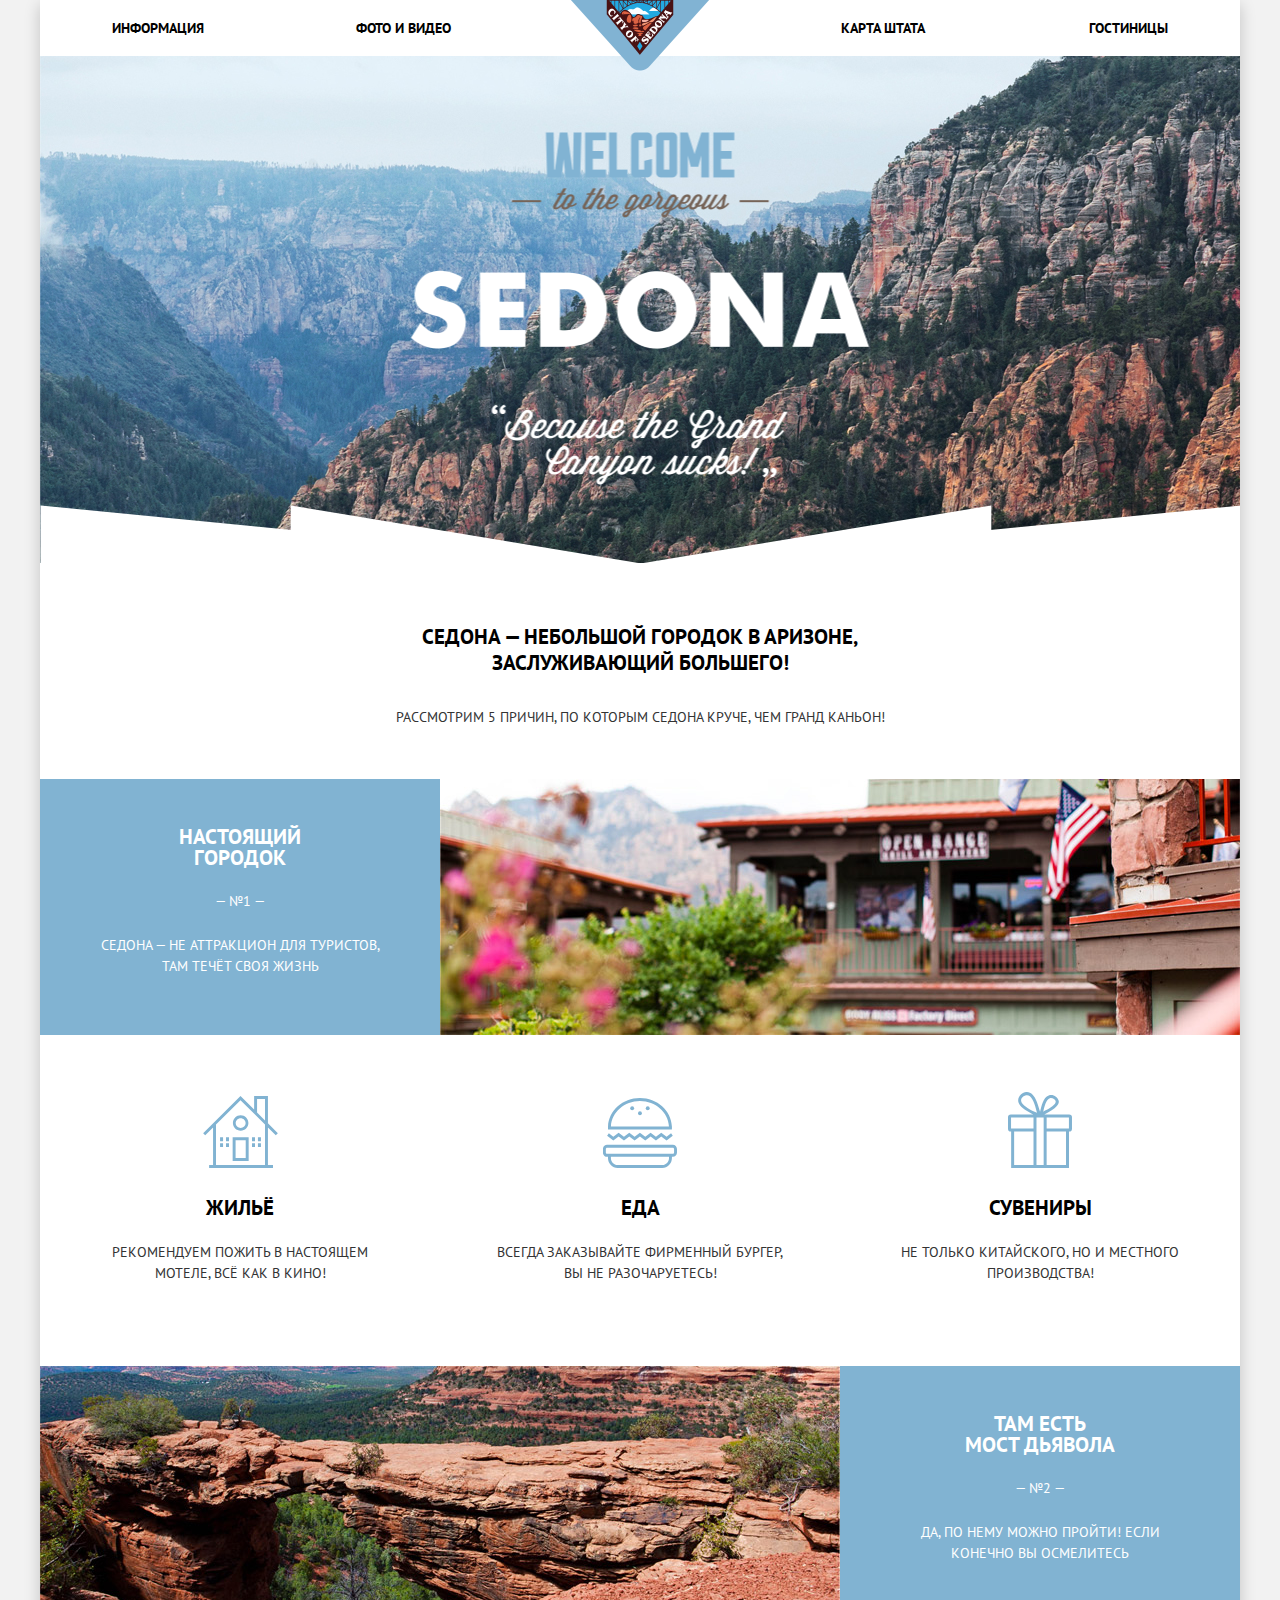
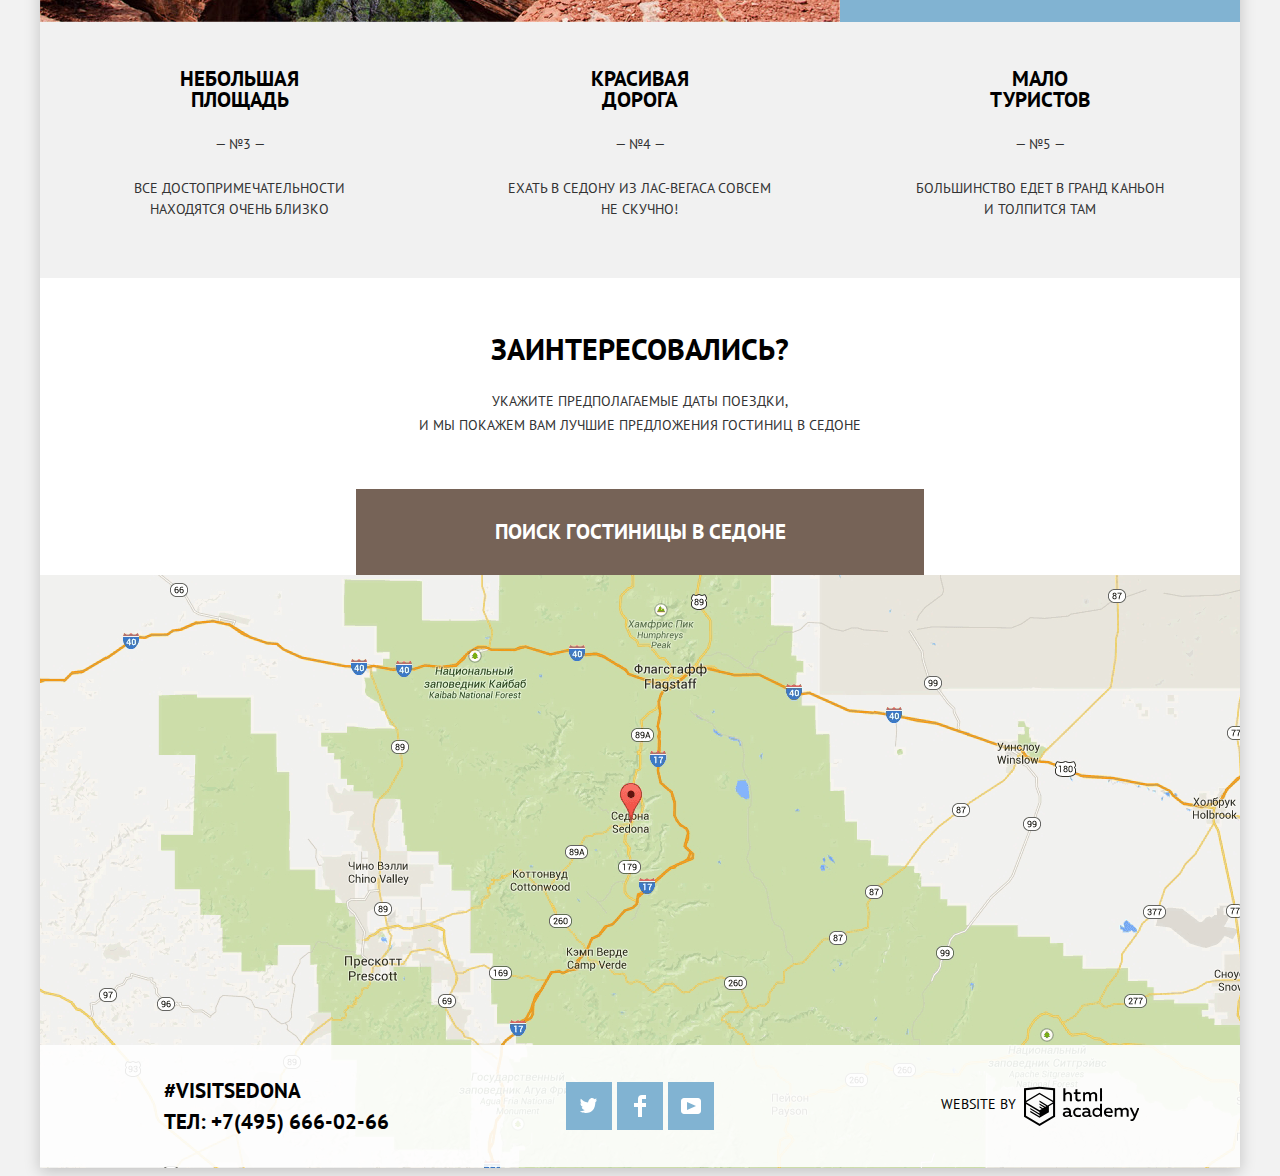
<file: index.html>
<!DOCTYPE html>
<html lang="ru">
  <head>
    <meta charset="UTF-8">
    <title>Главная</title> 
    <link href="css/normalize.css" rel="stylesheet">
    <link href="css/style.min.css" rel="stylesheet">
    <link href="https://fonts.googleapis.com/css?family=PT+Sans:400,700&subset=latin,cyrillic" rel="stylesheet"> 
  </head>
  <body>
	<div class="page-wrapper">
        <header class="page-header">
            <nav class="navigation">
                <a href="index.html" class="logo">
                    <img src="img/logo.png" width="140" height="71" alt="Логотип">
                </a>
                <ul class="navigation-list">
                    <li class="navigation-item"><a href="#" aria-label="Информация">Информация</a></li>
                    <li class="navigation-item"><a href="#" aria-label="Фото и видео">Фото и Видео</a></li>
                    <li class="navigation-item"><a href="#" aria-label="Карта штата">Карта штата</a></li>
                    <li class="navigation-item"><a href="catalog.html" aria-label="Гостиницы">Гостиницы</a></li>
                </ul>
            </nav>
        </header>

        <main class="page-content">
            <section class="promo">
                <h1 class="visually-hidden">Седона</h1>
                <div class="promo-picture">
                    <img src="img/welcome.png" width="459" height="353" alt="Добро пожаловать">
                </div>
                <div class="promo-wrapper">
                    <p class="promo-caption">
                        Седона — небольшой городок в Аризоне, заслуживающий большего!
                    </p>
                    <p class="promo-reasons">
                        Рассмотрим 5 причин, по которым Седона круче, чем гранд каньон!
                    </p>
                </div>
            </section>

			<section class="features-list">
				<div class="feature-row-image">
				  <div class="feature-item">
					<h2>Настоящий<br>городок</h2>
					<p>— №1 —</p>
					<p>Седона — не аттракцион для туристов, там течёт своя жизнь</p>
				  </div>
				   <img src="img/realtown.jpg" width="800" height="256" alt="Город Седона">
				</div>
			
				<div class="feature-row-icons">
				  <div class="feature-item">
					<h2 class="feature-icon feature-icon-accomodation">Жильё</h2>
					<p>Рекомендуем пожить в настоящем мотеле, всё как в кино!</p>
				  </div>
			
				  <div class="feature-item">
					<h2 class="feature-icon feature-icon-food">Еда</h2>
					<p>Всегда заказывайте фирменный бургер, вы не разочаруетесь!</p>
				  </div>
			
				  <div class="feature-item">
					<h2 class="feature-icon feature-icon-souvenir">Сувениры</h2>
					<p>Не только китайского, но и местного производства!</p>
				  </div>
				</div>

				<div class="feature-row-image">
					<img src="img/dewils_bridge.jpg" width="800" height="256" alt="Красные скалы Седоны">
					<div class="feature-item">
					  <h2>Там есть<br>Мост дьявола</h2>
					  <p>— №2 —</p>
					  <p>Да, по нему можно пройти! Если конечно вы осмелитесь</p>
					</div>
				  </div>
			</section>
			<section class="content__footer info-footer">
				<div class="info-footer__S">
					<h2 class="info-footer__title">Небольшая площадь</h2>
					<p class="info-footer__hr">— №3 —</p>
					<p class="info-footer__desc">Все достопримечательности находятся очень близко</p>
				</div>
				<div class="info-footer__road">
					<h2 class="info-footer__title">Красивая дорога</h2>
					<p class="info-footer__hr">— №4 —</p>
					<p class="info-footer__desc">Ехать в&nbsp;Седону из&nbsp;Лас-Вегаса совсем не&nbsp;скучно!</p>				
				</div>
				<div class="info-footer__tourist">
					<h2 class="info-footer__title">Мало туристов</h2>
					<p class="info-footer__hr">— №5 —</p>
					<p class="info-footer__desc">Большинство едет в&nbsp;Гранд Каньон и&nbsp;толпится там</p>
				</div>
			</section>

			<section class="offers">
                <div class="question">
                    <h2>Заинтересовались?</h2>
                    <p>Укажите предполагаемые даты поездки,<br>
                       и мы покажем вам лучшие предложения гостиниц в седоне</p>
                </div>
                <button type="button" class="offers-button" aria-label="Поиск гостиницы">Поиск гостиницы в седоне</button>
                <div class="form-wrap form-show">
                    <form action="https://echo.htmlacademy.ru" method="post" class="form">
						<div class="form-line">
							<label class="date-check-in" for="date-check-in">Дата заезда:</label>
							<input type="text" id="date-check-in" name="date-check-in" placeholder="24 апреля 2017"/> 
							<button class="icon-calendar-button" type="button" aria-label="Выбор даты">
							  <svg xmlns="http://www.w3.org/2000/svg" width="21" height="22" viewBox="0 0 21 22">
								<path fill="#a9a9a9" d="M19.251 2.025h-2.845V.648c0-.381-.294-.689-.656-.689-.363 0-.656.308-.656.689v1.377h-3.938V.648c0-.381-.294-.689-.655-.689-.363 0-.657.308-.657.689v1.377H5.906V.648c0-.381-.294-.689-.656-.689-.363 0-.657.308-.657.689v1.377H1.75C.784 2.025 0 2.847 0 3.862v16.302C0 21.179.784 22 1.75 22h17.501c.966 0 1.749-.821 1.749-1.836V3.862c0-1.015-.783-1.837-1.749-1.837zm.437 18.139a.448.448 0 0 1-.437.459H1.75a.45.45 0 0 1-.438-.459V3.862a.45.45 0 0 1 .438-.459h2.844v1.378c0 .381.294.689.657.689.362 0 .656-.308.656-.689V3.403h3.938v1.378c0 .381.294.689.657.689.361 0 .655-.308.655-.689V3.403h3.938v1.378c0 .381.293.689.656.689.362 0 .656-.308.656-.689V3.403h2.845c.241 0 .437.206.437.459v16.302z"/><path fill="#a9a9a9" d="M4.594 8.225h2.625v2.066H4.594zM4.594 11.668h2.625v2.067H4.594zM4.594 15.112h2.625v2.066H4.594zM9.188 15.112h2.625v2.066H9.188zM9.188 11.668h2.625v2.067H9.188zM9.188 8.225h2.625v2.066H9.188zM13.781 15.112h2.625v2.066h-2.625zM13.781 11.668h2.625v2.067h-2.625zM13.781 8.225h2.625v2.066h-2.625z"/>
							  </svg>
							</button>  
						  </div>
						  <div class="form-line">
							<label class="date-check-out" for="date-check-out">Дата выезда:</label>
							<input type="text" id="date-check-out" name="date-check-out" placeholder="4 июля 2017" value=""/> 
							<button class="icon-calendar-button" type="button" aria-label="Выбор даты">
							  <svg xmlns="http://www.w3.org/2000/svg" width="21" height="22" viewBox="0 0 21 22"><path fill="#a9a9a9" d="M19.251 2.025h-2.845V.648c0-.381-.294-.689-.656-.689-.363 0-.656.308-.656.689v1.377h-3.938V.648c0-.381-.294-.689-.655-.689-.363 0-.657.308-.657.689v1.377H5.906V.648c0-.381-.294-.689-.656-.689-.363 0-.657.308-.657.689v1.377H1.75C.784 2.025 0 2.847 0 3.862v16.302C0 21.179.784 22 1.75 22h17.501c.966 0 1.749-.821 1.749-1.836V3.862c0-1.015-.783-1.837-1.749-1.837zm.437 18.139a.448.448 0 0 1-.437.459H1.75a.45.45 0 0 1-.438-.459V3.862a.45.45 0 0 1 .438-.459h2.844v1.378c0 .381.294.689.657.689.362 0 .656-.308.656-.689V3.403h3.938v1.378c0 .381.294.689.657.689.361 0 .655-.308.655-.689V3.403h3.938v1.378c0 .381.293.689.656.689.362 0 .656-.308.656-.689V3.403h2.845c.241 0 .437.206.437.459v16.302z"/><path fill="#a9a9a9" d="M4.594 8.225h2.625v2.066H4.594zM4.594 11.668h2.625v2.067H4.594zM4.594 15.112h2.625v2.066H4.594zM9.188 15.112h2.625v2.066H9.188zM9.188 11.668h2.625v2.067H9.188zM9.188 8.225h2.625v2.066H9.188zM13.781 15.112h2.625v2.066h-2.625zM13.781 11.668h2.625v2.067h-2.625zM13.781 8.225h2.625v2.066h-2.625z"/></svg>
							</button>  
						  </div>
						  <div class="form-line-amount adults"> 
							  <label for="adults">Взрослые:</label>
							  <button class="btn-minus" type="button" name="adults-minus" value="-" aria-label="Меньше"></button>
							  <input type="text" id="adults" name="adults" placeholder="2"/>
							  <button class="btn-plus" type="button" name="adults-plus" value="+" aria-label="Больше"></button>
						  </div>
						  <div class="form-line-amount children">
							  <label for="children">Дети:</label>
							  <button class="btn-minus" type="button" name="children-minus" value="-" aria-label="Меньше"></button>
							  <input type="text" id="children" name="children" placeholder="0"/>
							  <button class="btn-plus" type="button" name="children-plus" value="+" aria-label="Больше"></button>
						  </div> 
						  <button class="hotel-search-button-blue" type="submit" value="Найти">Найти</button>    
						</form>
					  </div>
					</section> 
			  
			<section class="map">
                <h2 class="visually-hidden">Карта Седоны</h2>
                <div class="image-map">
                    <img src="img/map.png" width="1200" height="593" alt="Карта Седоны">
                </div>
                <iframe class="map-link" src="https://www.google.com/maps/embed?pb=!1m18!1m12!1m3!1d18875.93149469326!2d-111.79970173798978!3d34.86802924801725!2m3!1f0!2f0!3f0!3m2!1i1024!2i768!4f13.1!3m3!1m2!1s0x872da132f942b00d%3A0x5548c523fa6c8efd!2z0KHQtdC00L7QvdCwLCDQkNGA0LjQt9C-0L3QsCA4NjMzNiwg0KHQqNCQ!5e0!3m2!1sru!2sru!4v1582268175813!5m2!1sru!2sru" width="1200" height="593" style="border:0;" allowfullscreen="" aria-label="Интерактивная карта"></iframe>
            </section>
        </main>
		
		<footer class="page-footer index-footer">
            <div class="footer-parth">
                <div class="contacts"> 
                    <span>#VISITSEDONA</span>
                    <a class="tel" aria-label="Номер">Тел: +7(495) 666-02-66</a>
                </div>
            </div>
			<div class="footer-socials">
				<ul aria-label="Социальные сети">
				  <li>
					<a class="social-button" href="#" aria-label="Twitter">
					  <svg xmlns="http://www.w3.org/2000/svg" xmlns:xlink="http://www.w3.org/1999/xlink" width="17" height="15" viewBox="0 0 17 15"><path fill="#FFF" d="M10.95.144c1.685-.496 2.984.27 3.577 1.179.673-.231 1.331-.481 2.011-.708a2.345 2.345 0 0 1-.857 1.768c.685.17 1.304-.491 1.304-.491-.169 1-1.006 1.788-1.563 2.024-.231 6.75-3.175 11.217-10.077 11.082h-.446c-.41 0-4.164-.46-4.898-1.887 2.271.196 3.893-.422 4.693-1.177-.96-.3-2.679-.477-2.979-2.95.349.106.564.228 1.19.119C1.705 8.247.374 7.53.448 5.33c.285.328 1.067.536 1.34.472C1.085 5.561-.182 2.442.894.85c1.818 1.854 3.735 3.606 7.152 3.773C8.254 2.33 9.183.793 10.95.144z"/></svg>
					</a>
				  </li>
				  <li>
					<a class="social-button" href="#" aria-label="Facebook">
					  <svg xmlns="http://www.w3.org/2000/svg" width="12" height="22" viewBox="0 0 12 22">
						<path fill="#FFF" d="M12 4V0H8a4 4 0 0 0-4 4v4H0v4h4v10h4V12h4V8H8V4h4z"/>
					  </svg>
					</a>
				  </li>
				  <li>
					<a class="social-button" href="#" aria-label="YouTube">
					  <svg xmlns="http://www.w3.org/2000/svg" xmlns:xlink="http://www.w3.org/1999/xlink" width="20" height="16" viewBox="0 0 20 16">
						<image width="20" height="16" overflow="visible"/>
						<path fill="#FFF" d="M17 0H3C1.35 0 0 1.35 0 3v10c0 1.65 1.35 3 3 3h14c1.65 0 3-1.35 3-3V3c0-1.65-1.35-3-3-3zM6.027 11.998V4.002L15.014 8l-8.987 3.998z"/>
					  </svg>
					</a>
				  </li>  
				</ul>
			  </div>
            <div class="footer-parth">
                <div class="copyright">  
                    <p>Website by</p>
                    <a class="htmlacademy-logo" href="https://htmlacademy.ru/intensive/htmlcss" target="_blank" aria-label="Сайт HTMLacademy">
                        <svg xmlns="http://www.w3.org/2000/svg" data-name="Layer 1" viewBox="0 0 113 39" width="115" height="41">
                            <path d="M46.84 28.22a2.07 2.07 0 0 0 .58-.11v1.4a3.41 3.41 0 0 1-1.24.22 1.75 1.75 0 0 1-1.75-1 5.08 5.08 0 0 1-3.3 1.13c-1.59 0-3.06-.87-3.06-2.68 0-2.24 2.08-2.93 3.9-2.93a11.63 11.63 0 0 1 2.28.26v-.31c0-1.09-.8-1.86-2.3-1.86a7.79 7.79 0 0 0-3.15.67v-1.79a10.72 10.72 0 0 1 3.35-.58c2.48 0 4 1.18 4 3.83v3.14a.57.57 0 0 0 .69.61zm-6.76-1.19a1.42 1.42 0 0 0 1.64 1.29 3.56 3.56 0 0 0 2.53-1v-1.51a10.21 10.21 0 0 0-1.9-.22c-1.1.01-2.27.35-2.27 1.45zM53.06 20.62a5.29 5.29 0 0 1 2.7.67v1.79a4.28 4.28 0 0 0-2.42-.73 2.89 2.89 0 1 0 0 5.76 5.26 5.26 0 0 0 2.55-.67v1.8a6.58 6.58 0 0 1-2.9.6 4.42 4.42 0 0 1-4.72-4.54 4.54 4.54 0 0 1 4.79-4.68zM65.84 28.22a2.07 2.07 0 0 0 .58-.11v1.4a3.41 3.41 0 0 1-1.24.22 1.75 1.75 0 0 1-1.75-1 5.08 5.08 0 0 1-3.3 1.13c-1.59 0-3.06-.87-3.06-2.68 0-2.24 2.08-2.93 3.9-2.93a11.63 11.63 0 0 1 2.28.26v-.31c0-1.09-.8-1.86-2.3-1.86a7.79 7.79 0 0 0-3.15.67v-1.79a10.72 10.72 0 0 1 3.35-.58c2.48 0 4 1.18 4 3.83v3.14a.57.57 0 0 0 .69.61zm-6.76-1.19a1.42 1.42 0 0 0 1.64 1.29 3.56 3.56 0 0 0 2.53-1v-1.51a10.21 10.21 0 0 0-1.9-.22c-1.11.01-2.27.35-2.27 1.45zM76.67 16.85v12.76h-1.76v-1.39a4.07 4.07 0 0 1-3.35 1.62 4.62 4.62 0 0 1 0-9.22 4 4 0 0 1 3.15 1.37v-5.14h2zm-4.76 5.48a2.9 2.9 0 0 0 0 5.8 3 3 0 0 0 2.79-1.84v-2.13a3.06 3.06 0 0 0-2.79-1.83zM82.99 20.62c3.48 0 4.68 2.81 4.12 5.34h-6.58c.22 1.57 1.75 2.22 3.35 2.22a6.41 6.41 0 0 0 2.77-.62v1.68a7.5 7.5 0 0 1-3.14.6c-2.68 0-5-1.53-5-4.61a4.39 4.39 0 0 1 4.48-4.61zm.09 1.62a2.39 2.39 0 0 0-2.57 2.26h4.85a2.06 2.06 0 0 0-2.28-2.26zM89.1 29.61v-8.75h1.73v1.09a4 4 0 0 1 2.92-1.33 3 3 0 0 1 2.73 1.4 4.33 4.33 0 0 1 3.06-1.4 3.21 3.21 0 0 1 3.32 3.52v5.47h-2V24.2a1.67 1.67 0 0 0-1.73-1.84 2.94 2.94 0 0 0-2.17 1.18V29.61h-2V24.2a1.67 1.67 0 0 0-1.73-1.84 3.11 3.11 0 0 0-2.32 1.35v5.91h-2zM111.47 20.86h2l-4.1 9.93c-.95 2.28-2.19 3-3.52 3a5 5 0 0 1-1.15-.15v-1.66a3 3 0 0 0 .89.13c.95 0 1.66-.67 2.17-2l.18-.44-4.16-8.82h2.13l3 6.6zM40.66 1.53v5a4 4 0 0 1 2.83-1.2A3.41 3.41 0 0 1 47.1 8.9v5.41h-2V9.15a1.9 1.9 0 0 0-2-2.1 3.08 3.08 0 0 0-2.44 1.46v5.8h-2V1.53h2zM52.43 2.42v3.12h3.17v1.71h-3.17v4c0 1.15.53 1.53 1.66 1.53a4.71 4.71 0 0 0 1.77-.35v1.68a7.14 7.14 0 0 1-2.35.38 2.68 2.68 0 0 1-3-2.88V7.23h-1.6V5.52h1.57V2.88zM58.1 14.29V5.54h1.73v1.09a4 4 0 0 1 2.92-1.33 3 3 0 0 1 2.73 1.4 4.33 4.33 0 0 1 3.06-1.4 3.21 3.21 0 0 1 3.32 3.52v5.47h-2V8.88a1.67 1.67 0 0 0-1.73-1.84 2.94 2.94 0 0 0-2.17 1.18V14.29h-2V8.88a1.67 1.67 0 0 0-1.73-1.84 3.11 3.11 0 0 0-2.32 1.35v5.91h-2zM74.72 1.52h1.95v12.76h-1.95zM15.44.02h-.16L0 1.62v28l15.28 9.09 15.28-9.09v-28zm13.12 28.45l-13.28 7.9L2 28.47V16.99l13.22 7.87v1.43l-9.07-5.4v1.38l9.11 5.47v1.46l-9.1-5.42v1.38l9.11 5.47 9.19-5.5V19.22l4.1-2.45v11.67zm0-13.16l-3.65 2.14-1.68 1-8-4.76v1.38l6.84 4.07h-.06l-.15.09-1 .57-5.64-3.36v1.38l4.45 2.65-1.05.7-3.36-2v1.38l2.21 1.3-2.25 1.35-13.16-7.82 13.17-7.92zm0-1.39L15.21 6.05l-13.2 7.86V3.41l13.28-1.39 13.28 1.39v10.51z"/>
                        </svg>
                    </a>
                </div>
            </div>
        </footer>
    </div>

    <script src="js/script.min.js"></script>

</body>

</html>
</file>
<file: css/style.min.css>
@keyframes emergence{0%{transform:scaleY(0) translateX(-50%)}to{transform:scaleY(1) translateX(-50%)}}@font-face{font-family:"PT Sans";font-weight:400;src:url(../fonts/ptsans.woff2) format("woff2"),url(../fonts/ptsans.woff) format("woff")}@font-face{font-family:"PT Sans";font-weight:800;src:url(../fonts/ptsansbold.woff2) format("woff2"),url(../fonts/ptsansbold.woff) format("woff")}a,body{color:#000}body{font-family:"PT Sans",Arial,sans-serif;font-size:14px;font-weight:400;line-height:1.86;text-transform:uppercase;background-color:#f2f2f2}.page-wrapper{position:relative;width:1200px;margin:0 auto;background-color:#fff;box-shadow:0 5px 15px rgba(0,1,1,.2)}.page-header{min-height:56px}a{text-decoration:none}.visually-hidden{position:absolute;overflow:hidden;clip:rect(0 0 0 0);width:1px;height:1px;margin:-1px;padding:0;border:0;white-space:nowrap}.advantages,.filters-arrow,.filters-list,.navigation-list,.reasons-list,.results-list,.socials-list{padding:0;list-style-type:none}.name a:focus,.name a:hover,.navigation-item a:focus:not(.current),.navigation-item a:hover:not(.current),.socials-item a:focus,.socials-item a:hover{color:#81b3d2}.name a:active,.navigation-item a:active:not(.current),.socials-item a:active{color:rgba(0,0,0,.3)}.current{color:#766357}.navigation{position:relative}.navigation ul{display:flex;margin:0;padding:0 72px}.logo{position:absolute;z-index:1;margin-left:50%;transform:translateX(-50%)}.navigation-item{width:25%;margin:0;padding:15px 0;font-weight:700}.navigation-item:last-child,.navigation-item:nth-child(3){text-align:right}.navigation-item:nth-child(3){margin-left:82px}.promo{position:relative;display:flex;flex-direction:column;box-sizing:content-box;background-color:#000;background-image:url(../img/polygon.png),url(../img/background_photo.jpg);background-repeat:no-repeat;background-position:0 449px,0 -80px}.promo-picture img{position:relative;margin:0 0 0 50%;padding-top:76px;padding-bottom:70px;transform:translateX(-50%)}.promo-wrapper{width:1200px;height:216px;background-color:#fff}.promo-caption{width:440px;margin-top:61px;margin-left:380px;font-size:21px;font-weight:700;line-height:1.24;text-align:center}.promo-reasons{margin-top:28px;text-align:center;color:#333}.filter-range{color:#fff;text-transform:uppercase;padding-bottom:7px;margin-bottom:5px}.filter-range-title{margin-bottom:9px;font-weight:600;font-size:16px;line-height:21px}.price-controls{height:32px;width:314px;margin-bottom:20px;font-size:0;border:2px solid #fff;border-radius:2px;position:relative}.price-controls::after{content:"";position:absolute;top:50%;left:50%;width:2px;height:22px;-webkit-transform:translate(-50%,-50%);-ms-transform:translate(-50%,-50%);transform:translate(-50%,-50%);background:#fff}.price-controls label{font:inherit;display:inline-block;font-size:14px;line-height:32px;vertical-align:top;cursor:pointer}.price-controls .max-price,.price-controls .min-price{width:98px;padding-left:47px}.price-controls input{width:50px;margin:0;color:inherit;background:0 0;border:0}.prices__title{margin-bottom:9px;font-weight:600;font-size:16px;line-height:21px}.prices__range{height:1px}.range-controls{position:relative;margin-bottom:32px}.range-controls .scale{height:2px;background-color:rgba(255,255,255,.3)}.range-controls .bar{width:80%;height:2px;background-color:#fff}.btn-transparent{display:block;margin:0 auto 0 82px;padding:6px 34px;font-size:14px;line-height:20px;cursor:pointer;text-transform:uppercase;color:#fff;border:2px solid #fff;border-radius:2px;background:0 0}.btn-transparent:hover{color:#000;background-color:#fff}.header__wrapper{width:100%;padding:60px 0 51px}.wrapper__title{padding-left:355px;padding-right:355px}.title__slogan{font-size:21px;line-height:26px;color:#000;text-align:center;margin:-4px 0 0}.title__text{font-size:14px;line-height:26px;color:#333;font-weight:400;margin:28px 0 0}.features-list,.title__text{text-align:center}.features-list p{line-height:21px;padding-top:23px;color:#333}.features-list h2,.features-title{font-size:21px;line-height:26px;font-weight:700}.features-title{width:500px}.feature-row-icons{display:-webkit-box;display:-ms-flexbox;display:flex;-ms-flex-wrap:wrap;flex-wrap:wrap;-webkit-box-pack:center;-ms-flex-pack:center;justify-content:center;padding-top:62px;padding-bottom:7px}.feature-row-icons .feature-item{padding-top:100px}.feature-row-gray,.feature-row-image{display:-webkit-box;display:-ms-flexbox;display:flex;-webkit-box-align:center;-ms-flex-align:center;align-items:center}.feature-row-image{-webkit-box-pack:center;-ms-flex-pack:center;justify-content:center;color:#fff;background-color:#81b3d2}.feature-row-image img{display:block;width:800px;height:auto}.feature-row-image .feature-item{padding-top:15px;padding-bottom:15px;color:#fff}.feature-row-image p{color:#fff}.feature-row-gray{-webkit-box-pack:justify;-ms-flex-pack:justify;justify-content:space-between;-ms-flex-line-pack:center;align-content:center;padding-top:47px;padding-bottom:47px;background-color:#eee}.feature-item{margin:0 auto;width:400px;min-height:162px}.feature-item h2{margin:0 auto;line-height:21px}.feature-item p{margin:0 auto;width:301px}.feature-row-gray p{margin:0 auto;width:261px}.feature-row-icons p{padding-top:24px}.feature-icon{position:relative}.feature-icon-accomodation::before,.feature-icon-food::before,.feature-icon-souvenir::before{content:"";position:absolute;margin:auto;left:0;right:0;bottom:50px}.feature-icon-accomodation::before,.feature-icon-food::before{width:75px;height:72px;background-image:url("data:image/svg+xml,%3Csvg xmlns='http://www.w3.org/2000/svg' width='75' height='72' viewBox='0 0 75 72'%3E%3Cg fill='%2381B3D2'%3E%3Cpath d='M29.656 65.033h16V41.21h-16v23.823zm2.937-20.899h10.125V62.11H32.593V44.134z'/%3E%3Cpath d='M72.771 39.253l2.076-2.068-9.908-9.865V0H51.127v13.567L37.5 0 .152 37.185l2.077 2.068 7.832-7.795v37.618H6.124V72h63.875v-2.924H64.94V31.458l7.831 7.795zM62.002 69.076H12.999V28.534L37.5 4.149l24.502 24.385v40.542zm0-44.682l-7.938-7.902V2.924h7.938v21.47z'/%3E%3Cpath d='M29.906 27.08c0 4.261 3.47 7.713 7.75 7.713 4.279 0 7.75-3.452 7.75-7.713 0-4.259-3.471-7.713-7.75-7.713-4.281 0-7.75 3.454-7.75 7.713zm7.75-4.945c2.744 0 4.969 2.214 4.969 4.945 0 2.732-2.225 4.948-4.969 4.948-2.746 0-4.97-2.216-4.97-4.948 0-2.731 2.225-4.945 4.97-4.945zM17.061 41.21h3v3.919h-3zM22.999 41.21h3v3.919h-3zM17.061 47.182h3v3.919h-3zM22.999 47.182h3v3.919h-3zM48.998 41.21h3v3.919h-3zM54.936 41.21h3v3.919h-3zM48.998 47.182h3v3.919h-3zM54.936 47.182h3v3.919h-3z'/%3E%3C/g%3E%3C/svg%3E");background-repeat:no-repeat}.feature-icon-food::before{width:74px;height:70px;background-image:url("data:image/svg+xml,%3Csvg xmlns='http://www.w3.org/2000/svg' width='74' height='70' viewBox='0 0 74 70'%3E%3Cg fill='%2381B3D2'%3E%3Cpath d='M69.854 46.71H4.051c-2.274 0-4.135 1.94-4.135 4.313v3.504c0 2.372 1.861 4.313 4.135 4.313h.93v1.053c0 5.536 4.341 10.065 9.648 10.065h44.646c5.306 0 9.648-4.529 9.648-10.065V58.84h.93c2.274 0 4.135-1.941 4.135-4.313v-3.504c0-2.373-1.86-4.313-4.134-4.313zm-3.848 13.184c0 3.871-3.019 7.021-6.73 7.021H14.629c-3.711 0-6.731-3.15-6.731-7.021v-1.053h58.107v1.053zm5.065-5.367c0 .688-.558 1.271-1.218 1.271H4.051c-.66 0-1.217-.582-1.217-1.271v-3.504c0-.688.558-1.271 1.217-1.271h65.802c.66 0 1.218.582 1.218 1.271v3.504zM15.634 38.406l5.323 4.059 5.326-4.059 5.328 4.059 5.328-4.059 5.328 4.059 5.329-4.059 5.327 4.059 5.33-4.06 5.336 4.059 6.194-4.712-1.72-2.459-4.474 3.403-5.336-4.057-5.33 4.056-5.327-4.057-5.329 4.057-5.328-4.057-5.328 4.057-5.328-4.057-5.325 4.057-5.323-4.057-5.327 4.057-4.467-3.401-1.721 2.457 6.188 4.714zM7.978 31.544H68.855c.041-.619.069-1.241.069-1.87 0-.394-.016-.783-.032-1.173C68.227 12.657 54.186 0 36.952 0 19.719 0 5.677 12.657 5.013 28.501c-.017.39-.032.78-.032 1.173 0 .629.028 1.251.07 1.87h2.927zM36.952 3.043c15.591 0 28.35 11.316 29.021 25.458H7.931c.673-14.142 13.43-25.458 29.021-25.458z'/%3E%3Cellipse cx='36.952' cy='15.26' rx='1.945' ry='2.03'/%3E%3Cellipse cx='29.172' cy='10.23' rx='1.946' ry='2.03'/%3E%3Cellipse cx='44.732' cy='10.23' rx='1.946' ry='2.03'/%3E%3C/g%3E%3C/svg%3E")}.feature-icon-souvenir::before{width:64px;height:76px;background-image:url("data:image/svg+xml,%3Csvg xmlns='http://www.w3.org/2000/svg' width='64' height='76' viewBox='0 0 64 76'%3E%3Cpath fill-rule='evenodd' clip-rule='evenodd' fill='%2381B3D2' d='M61.097 22.501H36.312C50.125 15.602 51.229 11.25 50.72 8.816c-1.162-3.963-5.692-7.023-10.002-5.407-5.569 2.089-7.137 10.388-8.644 16.387-1.924-6.07-3.784-13.814-8.136-17.737C22.677.921 20.843-.205 18.175.031c-4.026.356-9.802 5.382-7.458 10.981 2.251 5.378 9.687 8.777 14.578 11.489H2.879A2.882 2.882 0 0 0 0 25.37v11.322a2.882 2.882 0 0 0 2.879 2.869h.274V76h57.841V39.561h.103a2.882 2.882 0 0 0 2.88-2.869V25.37a2.882 2.882 0 0 0-2.88-2.869zM42.413 5.944c2.103-.31 4.982 1.299 5.255 3.209.393 2.756-3.4 5.255-5.086 6.421-2.523 1.744-4.928 2.643-7.287 4.055.884-3.69 2.549-13.011 7.118-13.685zm-22.882 9.968c-2.225-1.485-6.544-4.431-6.44-7.771.112-3.595 5.743-6.57 8.814-3.886 3.856 3.371 5.713 11.105 7.119 16.557-3.249-1.539-6.328-2.788-9.493-4.9zm5.972 57.114H6.136V39.561h19.368v33.465zm0-36.502H3.046V25.538h22.457v10.986zm10.157 0v36.503h-7.174V25.538h7.174v10.986zm22.351 36.502H38.644V39.561h19.367v33.465zm2.92-36.502H38.644V25.538h22.287v10.986z'/%3E%3C/svg%3E");background-repeat:no-repeat}.info-main__desc{margin:0;width:340px}.info-main__desc,.info-main__hr{font-size:14px;color:#fff;font-weight:400}.info-footer{line-height:21px;text-align:center;display:-webkit-box;display:-ms-flexbox;display:flex;flex-wrap:wrap;background-color:#f1f1f1;min-height:256px}.info-footer__S,.info-footer__road,.info-footer__tourist{padding-top:46px;width:33.3333%;padding-bottom:56px}.info-footer__title{font-size:21px;color:#000;width:30%;margin:0 auto}.info-footer__desc,.info-footer__hr{font-size:14px;color:#333;font-weight:400}.info-footer__hr{margin-top:24px;margin-bottom:18px}.info-footer__desc{width:70%;margin:0 auto;padding-top:5px}.developer__text{font-size:14px;line-height:26px;color:#000;font-family:"PT Sans","Arial",sans-serif;font-weight:800;padding-bottom:5px}.header__background-logo{display:-webkit-box;display:-ms-flexbox;display:flex;-webkit-box-align:center;-ms-flex-align:center;align-items:center;-webkit-box-pack:center;-ms-flex-pack:center;justify-content:center;min-height:507px;background-color:#23353f;background-image:url(../img/polygon.png),url(../img/background_photo.jpg);background-repeat:no-repeat;background-size:1203px 59px,100%;background-position:-1px 449px,0 -81px}.header__background-logo img{position:relative;margin:0 0 0 40%;padding-top:76px;padding-bottom:70px;transform:translateX(-50%)}.info-main__photo,.info-nav__photo{width:800px;background-size:cover;min-height:256px}.image-wrap img,.info-main__photo,.info-nav__photo img{display:block}.hotel{display:-webkit-box;display:-ms-flexbox;display:flex;border-bottom:.1px solid #cacaca;padding:28px 6%;-webkit-box-pack:justify;-ms-flex-pack:justify;justify-content:space-between}.hotel__info{margin-left:30px}.hotel__right-column{display:-webkit-box;display:-webkit-flex;display:-ms-flexbox;display:flex;-webkit-box-orient:vertical;-webkit-box-direction:normal;-webkit-flex-direction:column;-ms-flex-direction:column;flex-direction:column;-webkit-box-pack:justify;-webkit-justify-content:space-between;-ms-flex-pack:justify;justify-content:space-between;min-height:27px;min-width:110px;color:#666;font-size:14px;line-height:1.5;text-align:center}.right-column__stars{text-align:right}.hotel__left-column{display:-webkit-box;display:-ms-flexbox;display:flex}.right-column__img{-ms-flex-item-align:end;align-self:flex-end}.travel__hotels{position:absolute;text-align:center;left:50%;-webkit-transform:translateX(-50%);-ms-transform:translateX(-50%);transform:translateX(-50%)}.hotel__link{display:-webkit-box;display:-ms-flexbox;display:flex;-webkit-box-align:center;-ms-flex-align:center;align-items:center}.registration{line-height:1.5;position:relative;color:#fff;background-color:#766357;background-image:url(../img/filter\ _background.jpg);background-repeat:no-repeat;background-position:center}.registration-form{display:flex;padding:28px 60px 23px}fieldset{border:0}.housing{margin-left:94px}.registration p{margin:23px 0 0}.registration label{position:relative;display:block;padding-left:42px}input[type=checkbox]:focus+label{outline:2px solid #81b3d2}input[type=checkbox]:checked:focus+label{outline:2px solid #81b3d2}input[type=checkbox]:checked+label::before{position:absolute;left:0;width:27px;height:23px;content:"";background-image:url(../img/checkbox-on.png);background-repeat:no-repeat}input[type=checkbox]:checked:disabled+label::before{position:absolute;left:0;width:27px;height:23px;content:"";background-image:url(../img/checkbox-on.png);background-repeat:no-repeat}input[type=checkbox]:disabled+label::before{position:absolute;left:0;width:27px;height:23px;content:"";background-image:url(../img/checkbox-off.png);background-repeat:no-repeat}input[type=checkbox]+label::before{position:absolute;left:0;width:27px;height:23px;content:"";background-image:url(../img/checkbox-off.png);background-repeat:no-repeat}.housing-legend,.infrastructure-legend{font-size:16px;font-weight:700;line-height:1.31;text-align:left;color:#fff}.cost-name{text-align:left;color:#fff}.cost-wrap{box-sizing:content-box;margin-left:auto}.cost-name{font-size:16px;font-weight:600;line-height:21px;margin-top:-5px;margin-bottom:9px}.cost-control{display:flex;position:relative;height:36px;margin-bottom:20px;border:2px solid #fff;border-radius:2px;font-size:0}.cost-control::after{content:"";position:absolute;top:50%;left:50%;width:2px;height:22px;-webkit-transform:translate(-50%,-50%);-ms-transform:translate(-50%,-50%);transform:translate(-50%,-50%);background-color:#fff}.cost-control label{display:inline-block;font-size:14px;line-height:33px;cursor:pointer;vertical-align:top}.cost-control .min-price{width:98px;padding-left:67px}.cost-control .max-price{width:98px;padding-left:47px}.cost-control input{font:inherit;line-height:100%;width:50px;margin:0;color:inherit;border:0;background:0 0}.cost-range{position:relative;margin-bottom:32px}.cost-range .scale{height:2px;background-color:rgba(255,255,255,.3)}.cost-range .bar{width:80%;height:2px;background-color:#fff}.range-toggle{position:absolute;top:-9px;width:4px;height:4px;cursor:pointer;border:8px solid #fff;border-radius:50%;background-color:#ababab;-webkit-box-shadow:0 2px 1px 0 rgba(0,1,1,.2);box-shadow:0 2px 1px 0 rgba(0,1,1,.2)}.range-toggle-min{left:0}.range-toggle-max{left:80%}.range-toggle:hover{background-color:#1c4f80;transform:scale(1.1)}.show{display:block;margin:0 auto 0 82px;padding:6px 34px;font-size:14px;line-height:20px;cursor:pointer;text-transform:uppercase;color:#fff;border:2px solid #fff;border-radius:2px;background:0 0}.show:hover{color:#000;background:#fff}.filters{display:flex;align-items:baseline;padding:9px 72px;font-size:21px;font-weight:700;line-height:1.24;text-align:left;color:#000}.filters-list{display:flex;-webkit-box-pack:justify;justify-content:space-between;-webkit-box-align:center;align-items:center;flex-wrap:wrap}.sorting{font-size:12px;font-weight:400;line-height:1.5;padding-left:49px}.filters-item{font-weight:400;padding-right:33px}.filters-item:first-child{padding-left:40px}.filters-item a,.filters-item a:hover{text-decoration:underline;text-decoration-style:dashed}.filters-item a{font-size:12px;line-height:1.5;text-align:left;color:rgba(0,0,0,.3)}.filters-item a:hover{opacity:1;color:#81b3d2;text-decoration-color:#81b3d2}.filters-item a:active{text-decoration:none;opacity:1;color:#000}.filters-item a:focus{text-decoration:none;opacity:1;color:#81b3d2}.active-filters a{text-decoration:none;opacity:1;color:#81b3d2}.filters-arrow{display:flex;margin-left:auto}.up svg{fill:#cacaca}.up:focus svg,.up:hover svg{fill:#000}.down svg,.up:active svg{fill:#81b3d2}.up{margin-right:11px}.results-list{display:flex;flex-direction:column;margin:0}.results-item{display:flex;padding:29px 72px;border-top:1px solid #f2f2f2}.results-item:last-child{border-bottom:1px solid #f2f2f2}.image-wrap{margin-right:30px}.info{display:flex;flex-direction:column;justify-content:space-between}.info p{margin:0}.name{margin-top:-5px}.info h2{margin:0;font-size:21px;font-weight:700;line-height:1.24;text-align:left}.colls{display:flex;line-height:1.5;text-align:left;color:#333}.colls p{padding-bottom:14px}.left-col,.rating,.right-col{display:flex;flex-direction:column}.rating{margin-left:auto;justify-content:space-between}.stars{margin-bottom:42px;background-image:url(../img/star.svg);background-repeat:space}.four{width:89px;height:21px;margin-left:25px}.three,.two{width:65px;height:21px;margin-left:46px}.two{width:41px;margin-left:71px}.rating p{margin:0;padding-right:13px;padding-bottom:3px;padding-left:16px;text-align:center;color:#666;background-color:#f2f2f2}.detail,.reserve{font-weight:700;padding:3px 17px 3px 16px;color:#fff}.reserve{margin:0}.detail{margin:0 6px 0 0;background-color:#81b3d2}.detail:focus,.detail:hover{color:#fff;background-color:#669ec0}.detail:active{color:rgba(255,255,255,.3);background-color:#5496bd}.reserve{background-color:#766357}.reserve:focus,.reserve:hover{color:#fff;background-color:#604e43}.reserve:active{color:rgba(255,255,255,.3);background-color:#503e33}.offers,.question{flex-wrap:wrap;margin:0}.offers{position:relative;line-height:1.71;color:#333}.offers h2{padding-top:28px;margin-bottom:23px;font-size:30px;font-weight:700;text-align:center;line-height:1.2;color:#000}.question{padding-bottom:35px;text-align:center}.offers-button,.question p{font-size:14px;line-height:1.71;color:#333;text-align:center;margin:0 auto 16px}.offers-button{display:block;width:568px;margin:0 auto;padding:30px 138px;font-size:21px;font-weight:700;line-height:1.24;text-transform:uppercase;color:#fff;border:0;background-color:#766357}.offers-button:focus,.offers-button:hover{background-color:#604e43}.offers-button:active{color:rgba(255,255,255,.3);background-color:#503e33}.form{position:absolute;z-index:4;right:0;left:0;width:568px;height:395px;margin:0 auto;padding:55px;-webkit-box-sizing:border-box;box-sizing:border-box;display:-webkit-box;display:-ms-flexbox;display:flex;-ms-flex-wrap:wrap;flex-wrap:wrap;-webkit-box-pack:justify;-ms-flex-pack:justify;justify-content:space-between;font-weight:700;text-align:center;background-color:#fff;color:#000;-webkit-box-shadow:0 7px 15px 0 rgba(0,1,1,.15);box-shadow:0 7px 15px 0 rgba(0,1,1,.15);-webkit-animation:slide-down;animation:slide-down;-webkit-animation-duration:.7s;animation-duration:.7s;-webkit-animation-timing-function:linear;animation-timing-function:linear}.offers-button{position:relative;z-index:1;cursor:pointer}.form-wrap{position:relative;z-index:2;display:none}.map{z-index:0;bottom:122px;width:1200px;height:593px;min-height:593px;margin-bottom:-123px;background-color:#f2f2f2}.image-map{position:absolute;z-index:0}.map-link{position:relative;z-index:1}.form-show{display:block}.form div:last-child{margin:54px 0 0}.form-error{-webkit-animation:shake .6s;animation:shake .6s;-webkit-animation-duration:.6s;animation-duration:.6s}.form-line,.form-line-amount{display:flex;-webkit-box-align:center;align-items:center}.form-line{position:relative;width:100%;height:41px;margin:0}.form-line input[type=text],.form-line-amount input[type=text]{font-family:"PT Sans","Arial",sans-serif;font-weight:700;font-size:14px;line-height:26px;text-transform:uppercase;color:#000;background-color:#f2f2f2;border:0}.form-line input[type=text]{width:346px;height:38px;padding:6px 45px 5px 12px;margin-left:auto;-webkit-box-sizing:border-box;box-sizing:border-box}.form-line-amount{display:-ms-flexbox;-ms-flex-align:center;width:50%;height:37px}.form-line-amount input[type=text]{position:relative;width:38px;padding:6px 0;text-align:center}::-webkit-input-placeholder{color:#000}::-moz-placeholder{color:#000}:-ms-input-placeholder{color:#000}.form-line-amount .children{padding-left:21px;-webkit-box-sizing:border-box;box-sizing:border-box;outline:1px solid #000}.form-line label{margin-top:7px}label[for=children]{padding-left:50px}.hotel-search-form input[type=text]::placeholder{color:#000}.icon-calendar-button{position:absolute;width:38px;height:38px;margin:0;padding:0;right:0;border:0;background-color:transparent;cursor:pointer}.icon-calendar-button:hover path{fill:#000}.icon-calendar-button:active path{fill:#81b3d2}.icon-calendar-button:focus{outline:0}.btn-minus,.btn-plus{position:relative;width:39px;height:38px;padding-bottom:4px;background-color:#f2f2f2;border:0;outline:0}.btn-minus{margin-left:auto}.btn-minus::after,.btn-plus::after,.btn-plus::before{content:"";position:absolute;width:11px;height:3px;margin:auto;left:0;right:0;background-color:#a9a9a9}.btn-plus::after{-webkit-transform:rotate(90deg);transform:rotate(90deg)}.btn-minus:hover::after,.btn-plus:hover::after,.btn-plus:hover::before{background-color:#000}.btn-minus:active::after,.btn-plus:active::after,.btn-plus:active::before{background-color:#81b3d2}.icon-calendar:hover{color:#000}.icon-calendar:active{color:#81b3d2}.hotel-search-button-blue{-ms-flex-item-align:end;align-self:flex-end;padding:17px 20px;width:458px;font-family:"PT Sans","Arial",sans-serif;font-size:21px;font-weight:700;text-transform:uppercase;border:0;color:#fff;background-color:#81b3d2}.hotel-search-button-blue:hover{background-color:#669ec0;color:#fff}.hotel-search-button-blue:active{background-color:#5496bd;color:rgba(255,255,255,.3)}.hotel-search-form input:hover{background-color:#ebebeb}.hotel-search-form input:focus{background-color:#fff;outline:2px solid #e5e5e5}.index-footer{position:absolute;bottom:0;background-color:rgba(254,254,254,.9)}.page-footer{position:relative;z-index:1;display:flex;margin:0;padding-top:33px;padding-bottom:32px;color:#000;align-items:center}.contacts{display:flex;flex-direction:column;margin:0 auto 0 124px;font-size:21px;font-weight:700;line-height:1.24}.footer-parth{display:flex;width:400px}.tel{padding-top:5px}.footer-socials{width:33.3333%;margin-top:3px}.footer-socials ul,.social-button{display:-webkit-box;display:-ms-flexbox}.footer-socials ul{display:flex;-ms-flex-wrap:wrap;flex-wrap:wrap;-webkit-box-pack:justify;-ms-flex-pack:justify;justify-content:space-between;margin:0 auto;padding:0;width:148px;list-style:none}.copyright,.social-button{display:flex;align-items:center}.social-button{-webkit-box-align:center;-ms-flex-align:center;-webkit-box-pack:center;-ms-flex-pack:center;justify-content:center;width:46px;height:48px;margin-bottom:4px;background-color:#81b3d2}.social-button:hover{background-color:#669ec0}.social-button:active{background-color:#5496bd}.social-button:active path{opacity:.3}.copyright{margin:0 auto}.copyright p{margin-top:10px}.htmlacademy-logo{width:115px;height:41px;margin-left:8px}.htmlacademy-logo:focus svg,.htmlacademy-logo:hover svg{width:115px;height:41px;fill:#81b3d2}.htmlacademy-logo:active svg{width:115px;height:41px;fill:#bdbbbc}
</file>
